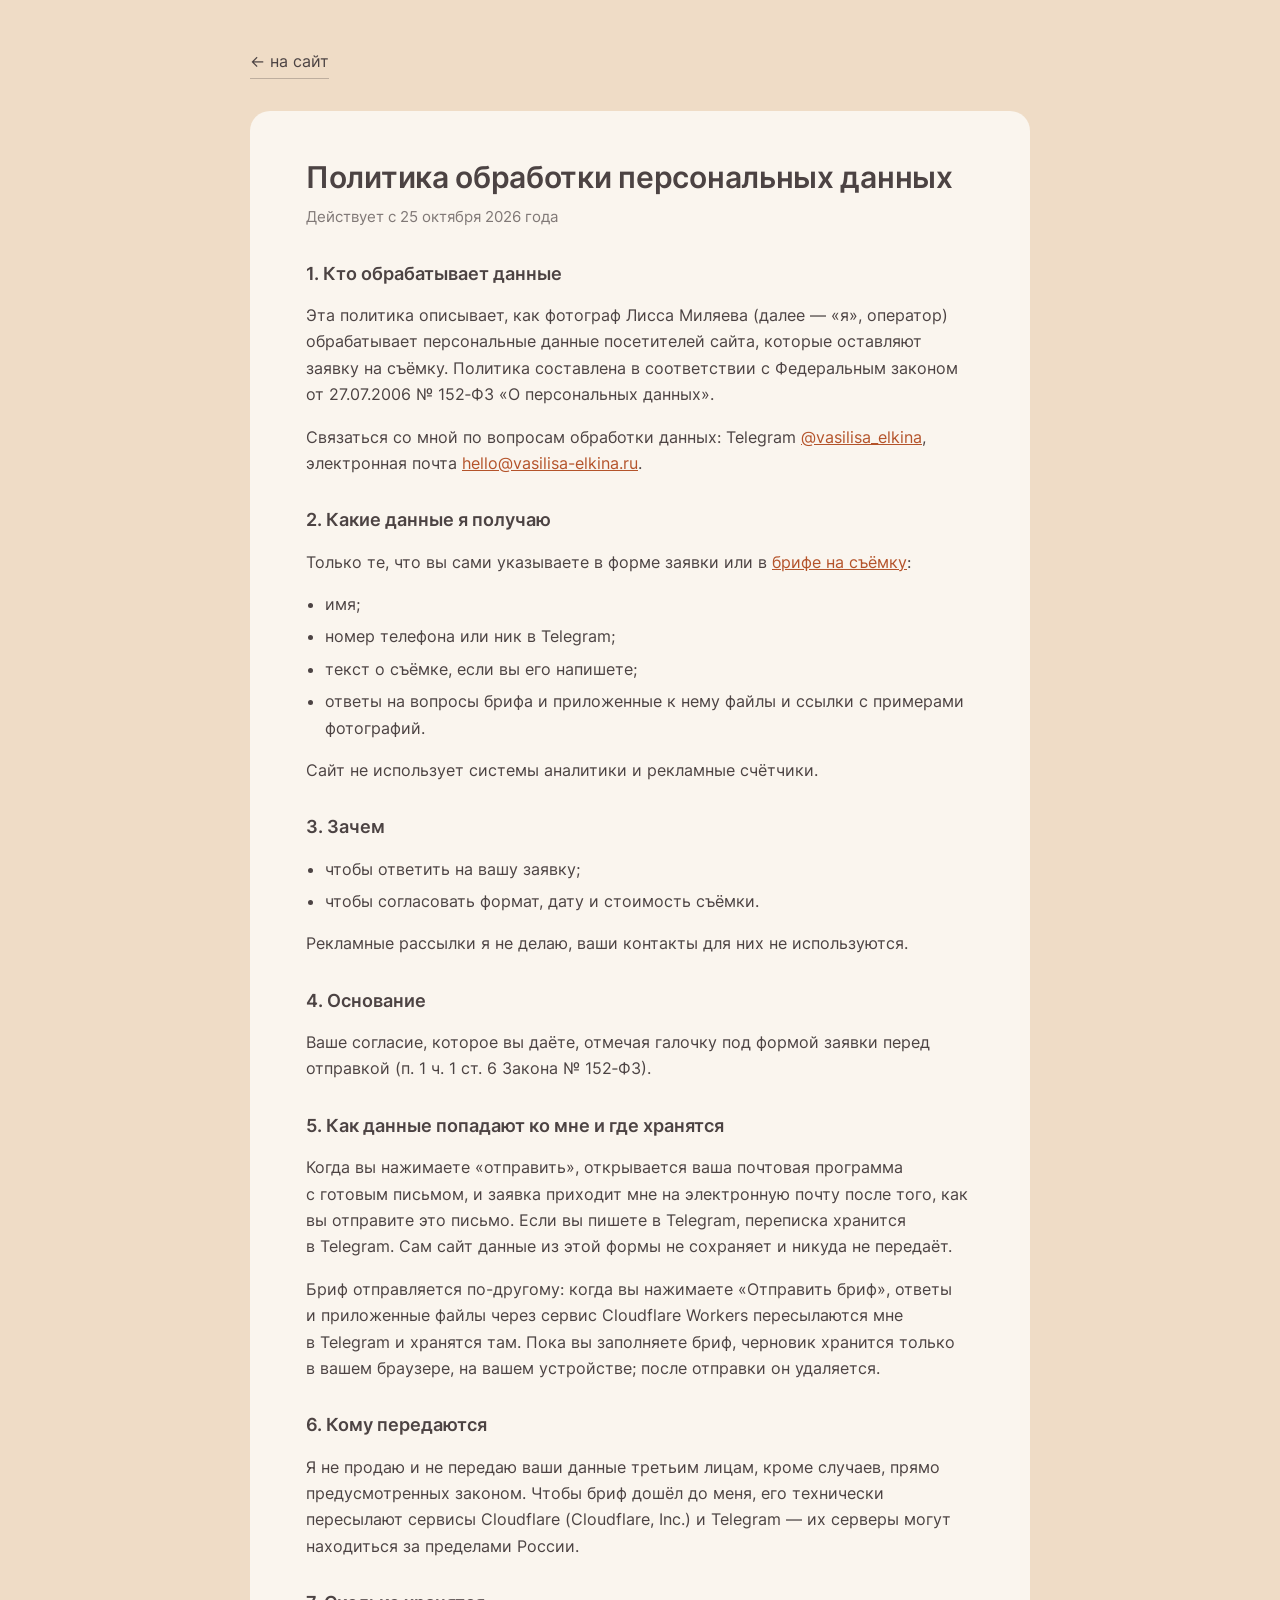
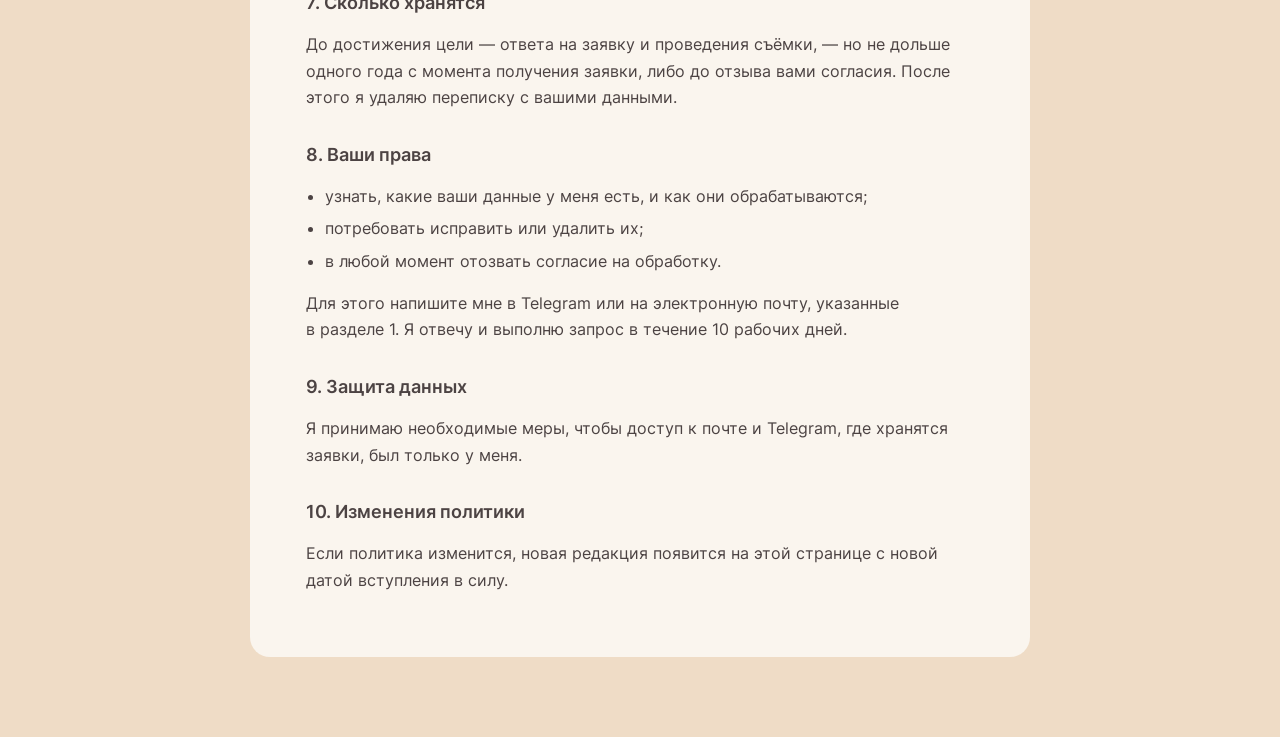
<file: privacy.html>
<!doctype html>
<html lang="ru">
<head>
  <meta charset="utf-8">
  <meta name="viewport" content="width=device-width, initial-scale=1">
  <title>Политика обработки персональных данных — Лисса Миляева</title>
  <meta name="description" content="Политика обработки персональных данных на сайте фотографа Лиссы Миляевой.">
  <meta name="robots" content="noindex">
  <meta name="theme-color" content="#efdcc6">
  <link rel="icon" href="assets/img/logo-mark.png" type="image/png">
  <style>
    @font-face { font-family: "Inter Local"; src: url("assets/fonts/InterRegular.ttf") format("truetype"); font-weight: 400; font-display: swap; }
    @font-face { font-family: "Inter Local"; src: url("assets/fonts/InterSemiBold.ttf") format("truetype"); font-weight: 600; font-display: swap; }
    :root { --bg: #efdcc6; --paper: #faf5ee; --ink: #4c4343; --brick: #b4532a; --orange: #df600f; --radius: 20px; }
    * { box-sizing: border-box; }
    html { -webkit-text-size-adjust: 100%; }
    body { margin: 0; background: var(--bg); color: var(--ink); font: 400 16px/1.65 "Inter Local", "Inter", sans-serif; }
    .page { max-width: 820px; margin: 0 auto; padding: 48px 20px 80px; }
    .back { display: inline-block; margin-bottom: 32px; color: var(--ink); text-decoration: none; border-bottom: 1px solid rgba(76, 67, 67, .3); padding-bottom: 4px; }
    .back:hover { color: var(--brick); border-color: var(--brick); }
    .doc { background: var(--paper); border-radius: var(--radius); padding: 48px 56px; }
    h1 { margin: 0 0 8px; font: 600 clamp(24px, 3vw, 30px)/1.25 "Inter Local", "Inter", sans-serif; letter-spacing: -.01em; text-wrap: balance; }
    .date { margin: 0 0 32px; color: rgba(76, 67, 67, .7); font-size: 15px; }
    h2 { margin: 32px 0 10px; font: 600 18px/1.35 "Inter Local", "Inter", sans-serif; }
    p, li { max-width: 68ch; }
    ul { padding-left: 1.2em; }
    li + li { margin-top: 6px; }
    a { color: var(--brick); }
    @media (max-width: 600px) { .doc { padding: 32px 22px; } body { font-size: 15px; } }
  </style>
</head>
<body>
  <main class="page">
    <a class="back" href="./">← на сайт</a>
    <article class="doc">
      <h1>Политика обработки персональных данных</h1>
      <p class="date">Действует с 25 октября 2026 года</p>

      <h2>1. Кто обрабатывает данные</h2>
      <p>Эта политика описывает, как фотограф Лисса Миляева (далее — «я», оператор) обрабатывает персональные данные посетителей сайта, которые оставляют заявку на&nbsp;съёмку. Политика составлена в&nbsp;соответствии с&nbsp;Федеральным законом от&nbsp;27.07.2006 № 152‑ФЗ «О персональных данных».</p>
      <p>Связаться со&nbsp;мной по&nbsp;вопросам обработки данных: Telegram <a href="https://t.me/vasilisa_elkina" target="_blank" rel="noopener">@vasilisa_elkina</a>, электронная почта <a href="mailto:hello@vasilisa-elkina.ru">hello@vasilisa-elkina.ru</a>.</p>

      <h2>2. Какие данные я получаю</h2>
      <p>Только те, что вы сами указываете в&nbsp;форме заявки или в&nbsp;<a href="https://enikonov565-cloud.github.io/brif-lis/">брифе на&nbsp;съёмку</a>:</p>
      <ul>
        <li>имя;</li>
        <li>номер телефона или ник в&nbsp;Telegram;</li>
        <li>текст о&nbsp;съёмке, если вы его напишете;</li>
        <li>ответы на&nbsp;вопросы брифа и&nbsp;приложенные к&nbsp;нему файлы и&nbsp;ссылки с&nbsp;примерами фотографий.</li>
      </ul>
      <p>Сайт не&nbsp;использует системы аналитики и&nbsp;рекламные счётчики.</p>

      <h2>3. Зачем</h2>
      <ul>
        <li>чтобы ответить на&nbsp;вашу заявку;</li>
        <li>чтобы согласовать формат, дату и&nbsp;стоимость съёмки.</li>
      </ul>
      <p>Рекламные рассылки я не&nbsp;делаю, ваши контакты для них не&nbsp;используются.</p>

      <h2>4. Основание</h2>
      <p>Ваше согласие, которое вы даёте, отмечая галочку под формой заявки перед отправкой (п.&nbsp;1 ч.&nbsp;1 ст.&nbsp;6 Закона № 152‑ФЗ).</p>

      <h2>5. Как данные попадают ко&nbsp;мне и&nbsp;где хранятся</h2>
      <p>Когда вы нажимаете «отправить», открывается ваша почтовая программа с&nbsp;готовым письмом, и&nbsp;заявка приходит мне на&nbsp;электронную почту после того, как вы отправите это письмо. Если вы пишете в&nbsp;Telegram, переписка хранится в&nbsp;Telegram. Сам сайт данные из&nbsp;этой формы не&nbsp;сохраняет и&nbsp;никуда не&nbsp;передаёт.</p>
      <p>Бриф отправляется по-другому: когда вы нажимаете «Отправить бриф», ответы и&nbsp;приложенные файлы через сервис Cloudflare Workers пересылаются мне в&nbsp;Telegram и&nbsp;хранятся там. Пока вы заполняете бриф, черновик хранится только в&nbsp;вашем браузере, на&nbsp;вашем устройстве; после отправки он удаляется.</p>

      <h2>6. Кому передаются</h2>
      <p>Я не&nbsp;продаю и&nbsp;не&nbsp;передаю ваши данные третьим лицам, кроме случаев, прямо предусмотренных законом. Чтобы бриф дошёл до&nbsp;меня, его технически пересылают сервисы Cloudflare (Cloudflare, Inc.) и&nbsp;Telegram — их серверы могут находиться за&nbsp;пределами России.</p>

      <h2>7. Сколько хранятся</h2>
      <p>До достижения цели — ответа на&nbsp;заявку и&nbsp;проведения съёмки, — но&nbsp;не&nbsp;дольше одного года с&nbsp;момента получения заявки, либо до&nbsp;отзыва вами согласия. После этого я удаляю переписку с&nbsp;вашими данными.</p>

      <h2>8. Ваши права</h2>
      <ul>
        <li>узнать, какие ваши данные у&nbsp;меня есть, и&nbsp;как они обрабатываются;</li>
        <li>потребовать исправить или удалить их;</li>
        <li>в&nbsp;любой момент отозвать согласие на&nbsp;обработку.</li>
      </ul>
      <p>Для этого напишите мне в&nbsp;Telegram или на&nbsp;электронную почту, указанные в&nbsp;разделе&nbsp;1. Я отвечу и&nbsp;выполню запрос в&nbsp;течение 10 рабочих дней.</p>

      <h2>9. Защита данных</h2>
      <p>Я принимаю необходимые меры, чтобы доступ к&nbsp;почте и&nbsp;Telegram, где хранятся заявки, был только у&nbsp;меня.</p>

      <h2>10. Изменения политики</h2>
      <p>Если политика изменится, новая редакция появится на&nbsp;этой странице с&nbsp;новой датой вступления в&nbsp;силу.</p>
    </article>
  </main>
</body>
</html>
</file>
